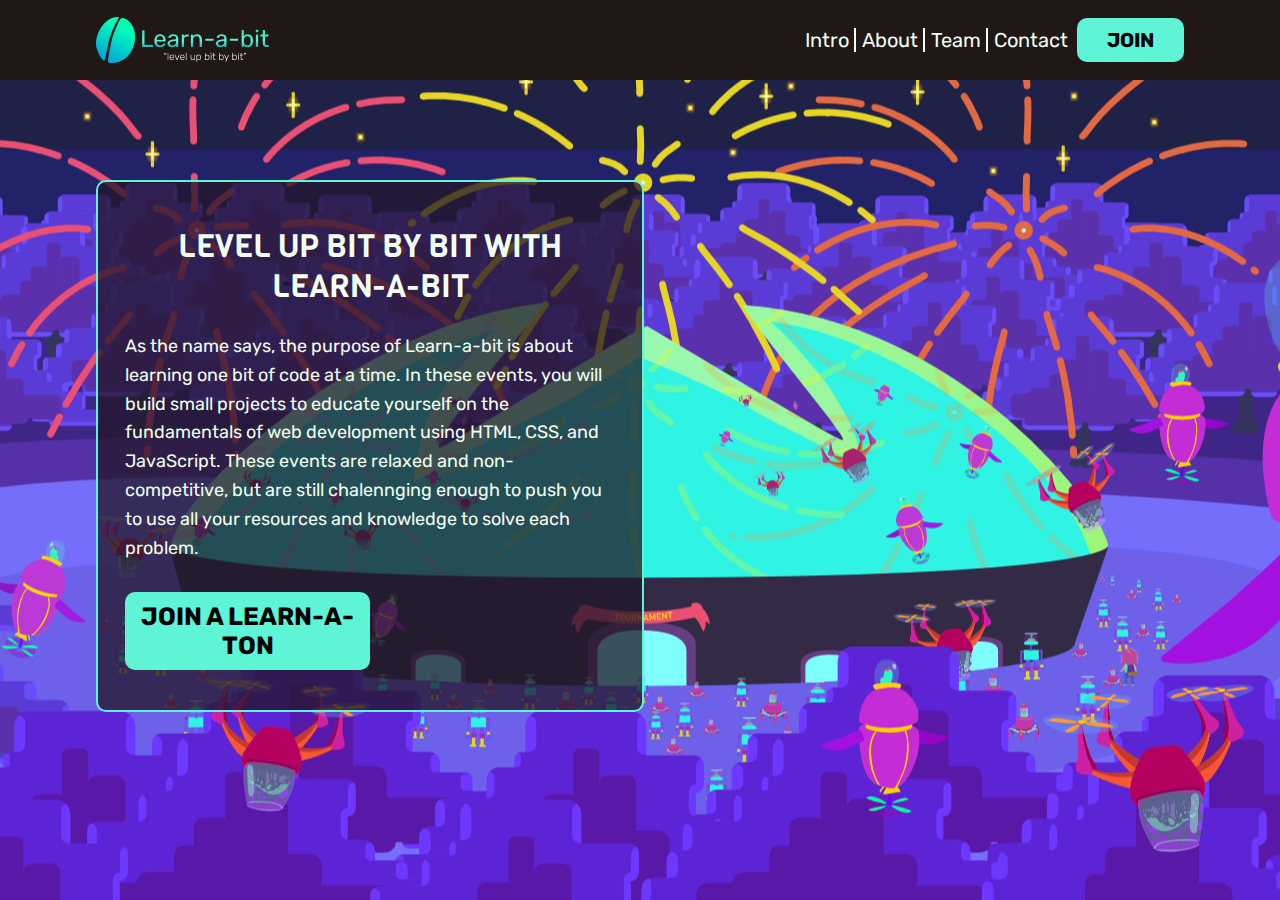
<file: index.html>
<!DOCTYPE html>
<html lang="en">
  <head>
    <meta charset="UTF-8" />
    <meta http-equiv="X-UA-Compatible" content="IE=edge" />
    <meta name="viewport" content="width=device-width, initial-scale=1.0" />
    <title>Mintbean Learn-a-bit Challenge 01 - Header</title>
    <link rel="stylesheet" href="styles/reset.css">
    <link rel="stylesheet" href="styles/styles.css">
    <link href="https://fonts.googleapis.com/css2?family=Rubik:wght@300&family=Viga&display=swap" rel="stylesheet">
  </head>
  <body>
    <header class="header-field">
      <div class="nav-bar">
        <div class="nav-elements">
          <nav>
            <img class="logo-img" src="images/learnabit-logo.png">
            <ul class="nav-links">
              <li class="nav-link"><a class="link" href="#">Intro</a></li>
              <li class="nav-link"><a class="link" href="#">About</a></li>
              <li class="nav-link"><a class="link" href="#">Team</a></li>
              <li class="nav-link"><a class="link no-side-border"" href="#">Contact</a></li>
              <li class="nav-link no-side-border"><button class="nav-btn">JOIN</button></li>
            </ul>
            <div class="hamburger-icon">
              <div class="icon-line"></div>
              <div class="icon-line"></div>
              <div class="icon-line"></div>
            </div>
          </nav>
        </div>
      </div>
      <div class="header-hero-field">
        <section class="header-box">
          <article class="header-text">
            <h1 class="header-headline">LEVEL UP BIT BY BIT WITH LEARN-A-BIT</h1>
            <p class="header-description">As the name says, the purpose of
              Learn-a-bit is about learning one bit
              of code at a time. In these events,
              you will build small projects to
              educate yourself on the fundamentals
              of web development using HTML, CSS,
              and JavaScript. These events are
              relaxed and non-competitive, but are
              still chalennging enough to push you
              to use all your resources and
              knowledge to solve each problem.</p>
            <button class="join-btn">JOIN A LEARN-A-TON</button>
          </article>
        </section>
      </div>
    </header>
  </body>
</html>
</file>
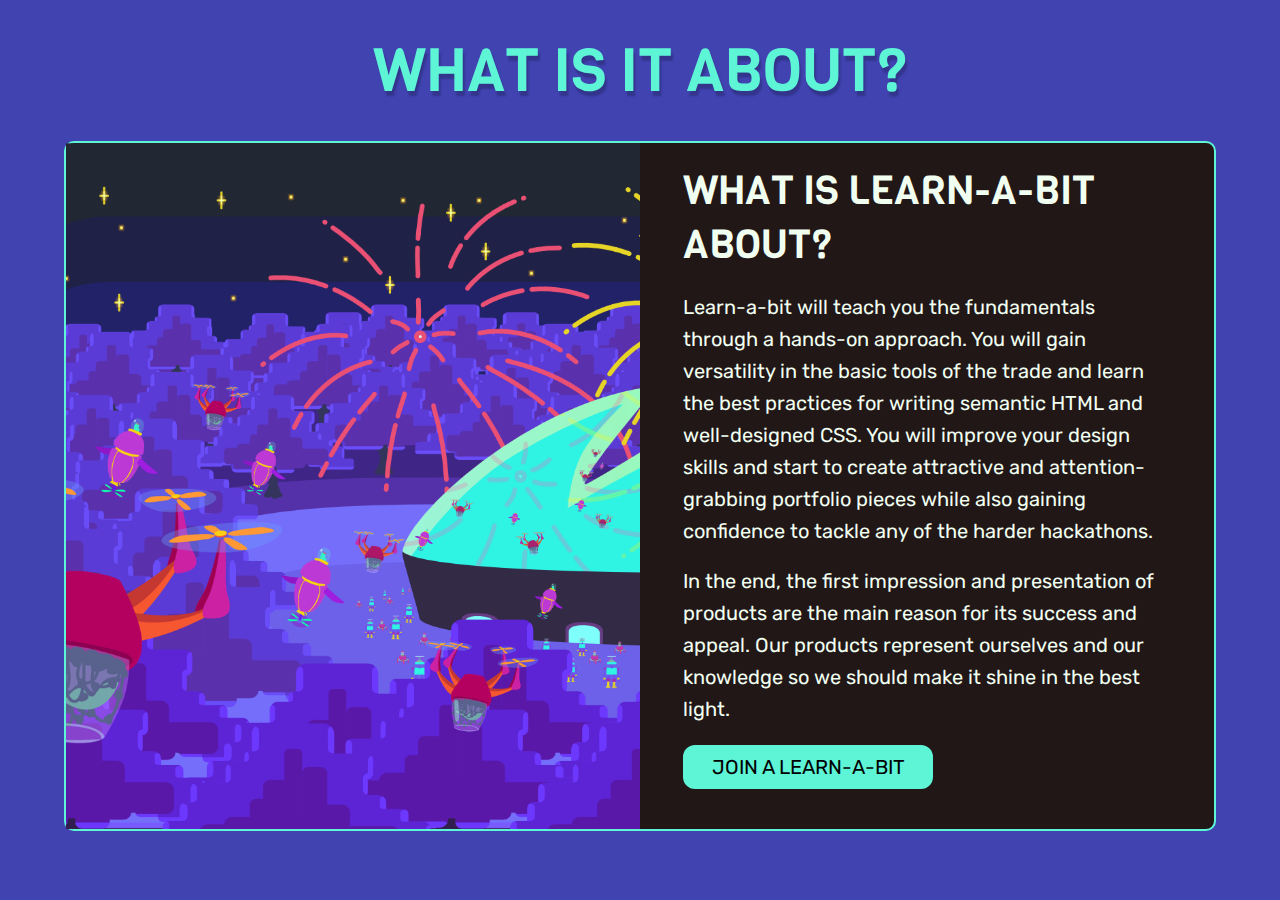
<file: card/index.html>
<!DOCTYPE html>
<html lang="en">
  <head>
    <meta charset="UTF-8" />
    <meta http-equiv="X-UA-Compatible" content="IE=edge" />
    <meta name="viewport" content="width=device-width, initial-scale=1.0" />
    <title>Mintbean Learn-a-bit Challenge 02 - Card</title>
    <link rel="stylesheet" href="styles/reset.css">
    <link rel="stylesheet" href="styles/styles.css">
    <link href="https://fonts.googleapis.com/css2?family=Rubik:wght@300;400&family=Viga&display=swap" rel="stylesheet">
  </head>
  <body>
    <main class="main-card">
      <section class="card-section">
        <h1 class="card-section-headline">WHAT IS IT ABOUT?</h1>
        <div class="card-body">
          <!-- <figure class="card-image">
            <img class="img" src="images/mintbean-dome.png" alt="colorful celebration at the mintbean tournament arena">
          </figure> -->
          <article class="card-article">
            <div class="card-contents">
              <h2 class="card-article-headline">WHAT IS LEARN-A-BIT ABOUT?</h2>

              <p class="card-text">Learn-a-bit will teach you the fundamentals through a hands-on approach. You
              will gain versatility in the basic tools of the trade and learn the best
              practices for writing semantic HTML and well-designed CSS. You will improve
              your design skills and start to create attractive and attention-grabbing
              portfolio pieces while also gaining confidence to tackle any of the harder
              hackathons.</p> 
              <br>
              <p class="card-text">In the end, the first impression and presentation of products
              are the main reason for its success and appeal. Our products represent
              ourselves and our knowledge so we should make it shine in the best light.</p>
              <button class="card-btn">JOIN A LEARN-A-BIT</button>
            </div>
          </article>
        </div>
      </section>
    </main>
  </body>
</html>
</file>
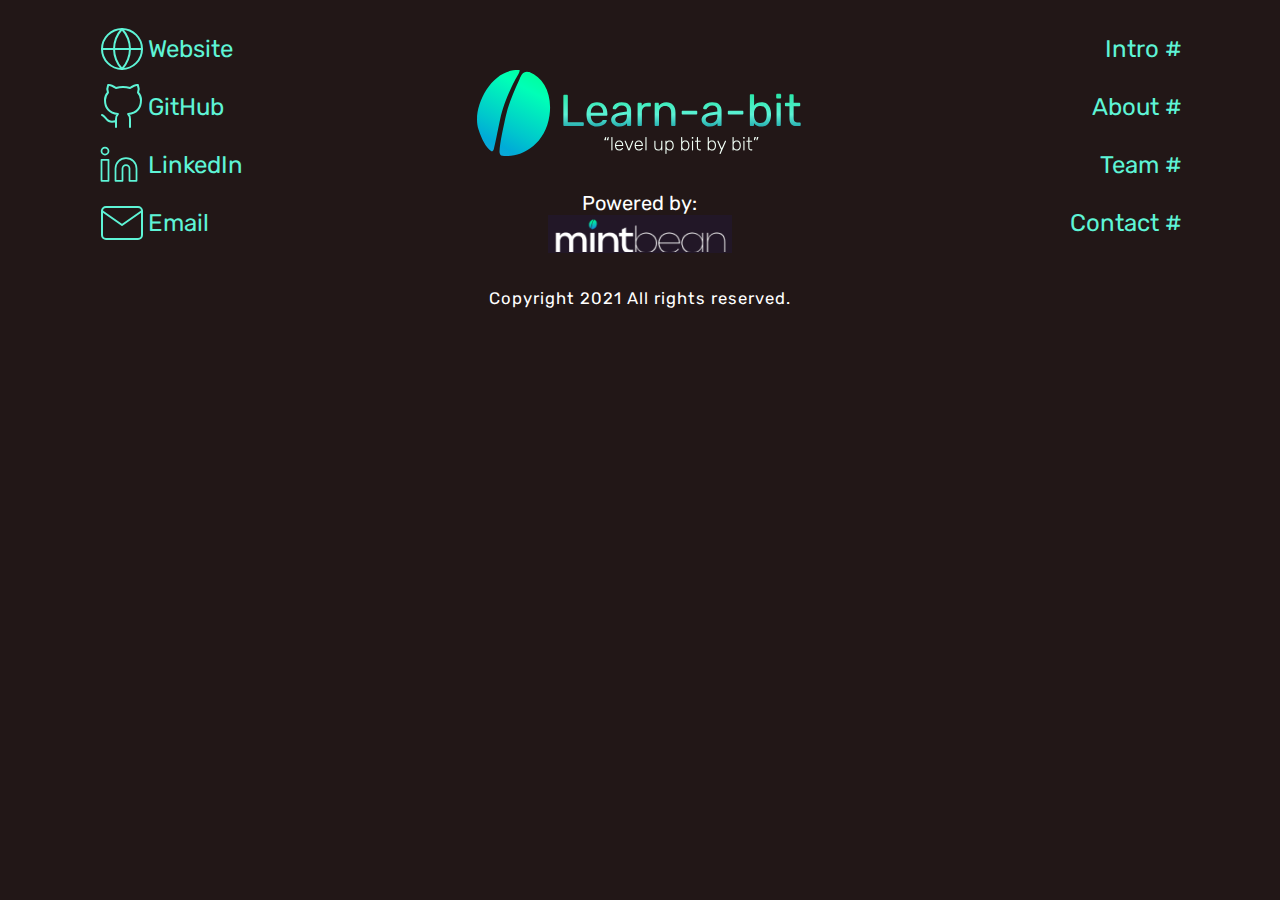
<file: footer/index.html>
<!DOCTYPE html>
<html lang="en">
    <head>
        <meta charset="UTF-8">
        <meta http-equiv="X-UA-Compatible" content="IE=edge">
        <meta name="viewport" content="width=device-width, initial-scale=1.0">
        <title>Mintbean Learn-a-bit Challenge 05 - Footer</title>
        <link rel="stylesheet" href="styles/reset.css">
        <link rel="stylesheet" href="styles/styles.css">
        <link href="https://fonts.googleapis.com/css2?family=Rubik:wght@300&display=swap" rel="stylesheet">
    </head>
    <body>
        <footer class="footer">
            <section class="footer__links">
                <nav class="footer__nav footer__nav--social">
                    <ul class="footer__list">
                        <li class="footer__item"><a class="footer__link footer__link--website" href="#">Website</a></li>
                        <li class="footer__item"><a class="footer__link footer__link--github" href="#">GitHub</a></li>
                        <li class="footer__item"><a class="footer__link footer__link--linkedin" href="#">LinkedIn</a></li>
                        <li class="footer__item"><a class="footer__link footer__link--email" href="#">Email</a></li>
                    </ul>
                </nav>
                <nav class="footer__nav footer__nav--links">
                    <ul class="footer__list">
                        <li class="footer__item footer__item--link"><a class="footer__link" href="#">Intro #</a></li>
                        <li class="footer__item footer__item--link"><a class="footer__link" href="#">About #</a></li>
                        <li class="footer__item footer__item--link"><a class="footer__link" href="#">Team #</a></li>
                        <li class="footer__item footer__item--link"><a class="footer__link" href="#">Contact #</a></li>
                    </ul>
                </nav>
                <section class="footer__brand">
                    <img class="footer__logo" src="images/learnabit-logo.svg">
                    <span class="footer__power">Powered by: <img class="footer__power--mintbean" src="images/mintbeanLogo.png"></span>
                    <small class="footer__copyright">Copyright 2021 All rights reserved.</small>
                </section>
            </section>
        </footer>
    </body>
</html>
</file>
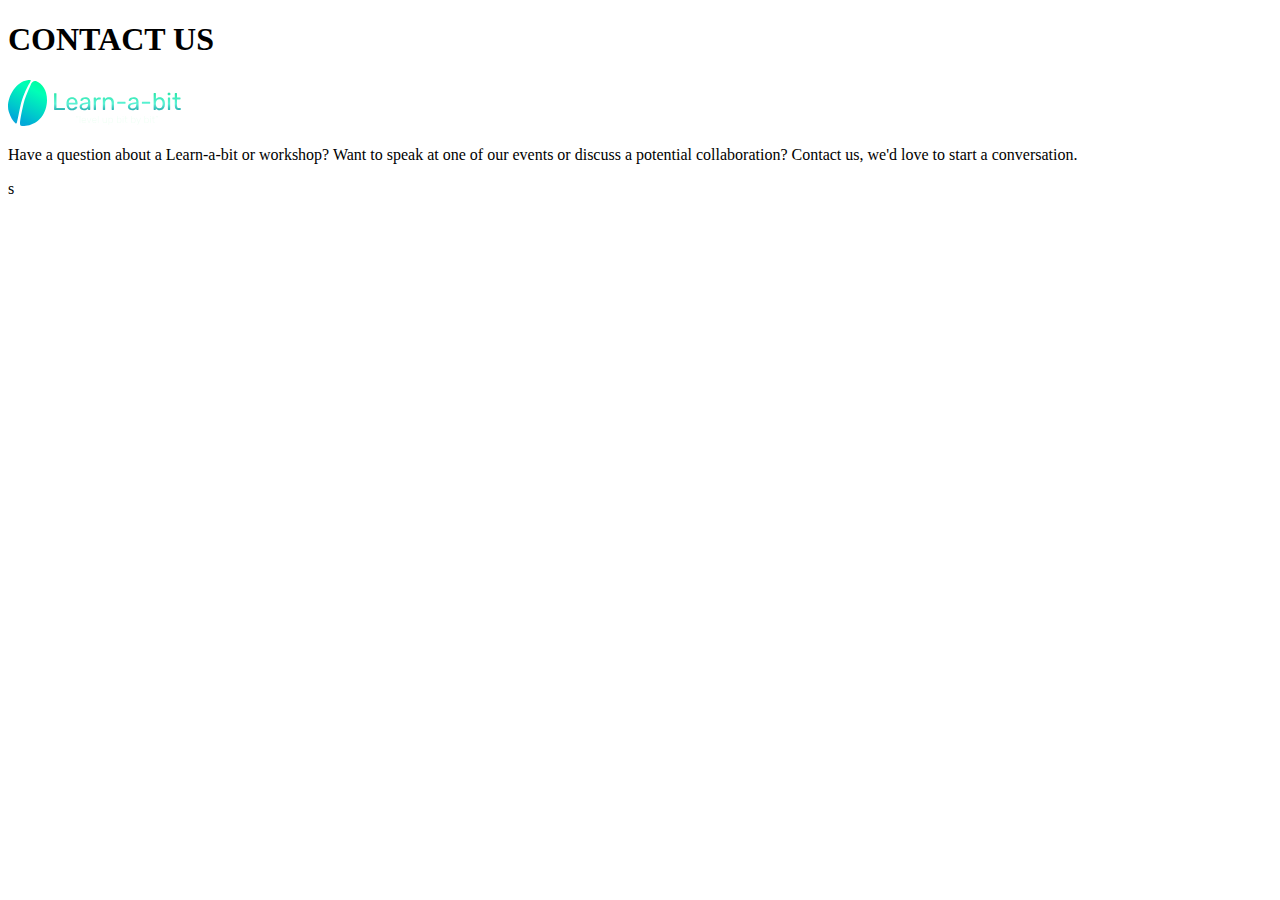
<file: form/index.html>
<!DOCTYPE html>
<html lang="en">
  <head>
    <meta charset="UTF-8" />
    <meta http-equiv="X-UA-Compatible" content="IE=edge" />
    <meta name="viewport" content="width=device-width, initial-scale=1.0" />
    <title>Mintbean Learn-a-bit Challenge 04 - Contact</title>
  </head>

  <body>
      <h1>CONTACT US</h1>
      <section class="section__main">
          <section class="section__main-chid-one">
              <img class="section__main-child-one--img" src="images/learnabit-logo.svg">
              <section class="section__main-child-one-a--paragraph">
                <p>Have a question about a Learn-a-bit or workshop? Want to speak at one of our
                events or discuss a potential collaboration? Contact us, we'd love to start
                a conversation.</p> 
              </section>
              <section class="section__main"
          </section>
      </section>
  </body>
</html>
s
</file>
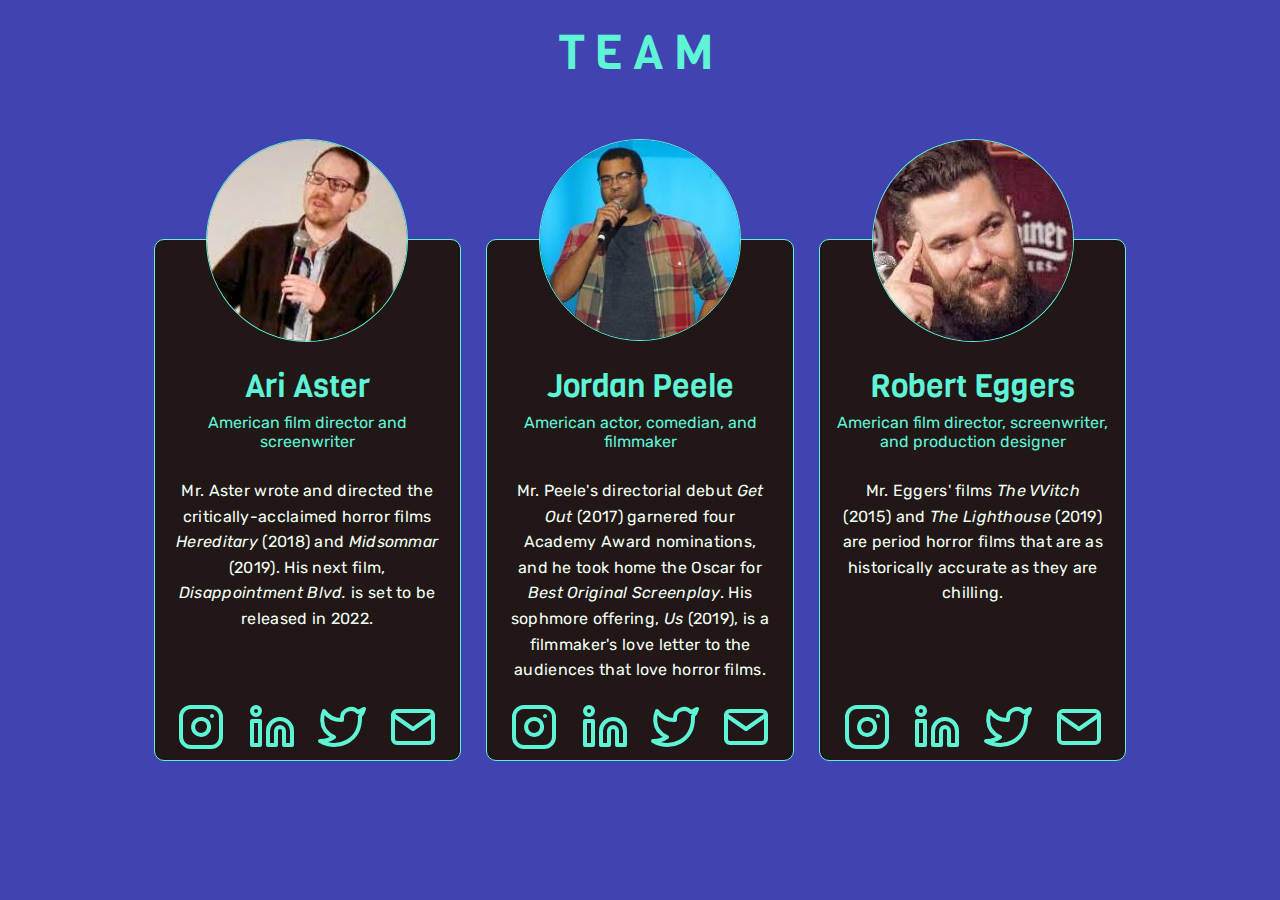
<file: teamCards/index.html>
<!DOCTYPE html>
<html lang="en">
  <head>
    <meta charset="UTF-8" />
    <meta http-equiv="X-UA-Compatible" content="IE=edge" />
    <meta name="viewport" content="width=device-width, initial-scale=1.0" />
    <title>Mintbean Learn-a-bit Challenge 03 - Team</title>
    <link href="styles/reset.css" rel="stylesheet">
    <link href="styles/styles.css" rel="stylesheet">
    <link href="https://fonts.googleapis.com/css2?family=Rubik:wght@300;400&family=Viga&display=swap" rel="stylesheet">
    <link href="https://fonts.googleapis.com/css2?family=Rubik:wght@300&display=swap" rel="stylesheet">
  </head>
  <body>
      <main class="team-main">
          <section class="team-section">
              <h1 class="team-headline">TEAM</h1>
              <div class="team-cards-container">
                <article class="team-article">
                    <figure class="team-fig-image">
                        <img class ="team-image" src="images/aAster.jpg" alt="portait image of movie director Ari Aster">
                    </figure>
                    <div class="team-card">
                        <h3 class="team-member">Ari Aster</h3>
                        <section class="article__section--title">
                            <p class="team-member-title">American film director and screenwriter</p>
                        </section>
                        <section class="article__section--about">
                            <p class="team-member-about">Mr. Aster wrote and directed the critically-acclaimed horror films <em>Hereditary</em> 
                                (2018) and <em>Midsommar</em> (2019). His next film, <em>Disappointment Blvd.</em> is set to be released in 2022.</p>
                        </section>
                        <div class="team-social">
                            <a href=""><img src="images/instagram.svg"></a>
                            <a href=""><img src="images/linkedin.svg"></a> 
                            <a href=""><img src="images/twitter.svg"></a> 
                            <a href=""><img src="images/mail.svg"></a>   
                        </div>                        
                    </div>
                </article>
                <article class="team-article">
                    <figure class="team-fig-image">
                        <img class ="team-image" src="images/jPeele.jpg" alt="portait image of movie director Jordan Peele">
                    </figure>
                    <div class="team-card">
                        <h3 class="team-member">Jordan Peele</h3>
                        <section class="article__section--title">
                            <p class="team-member-title">American actor, comedian, and filmmaker</p>
                        </section>
                        <section class="article__section--about">
                            <p class="team-member-about">Mr. Peele's directorial debut <em>Get Out</em> (2017) garnered four Academy Award nominations, and 
                                he took home the Oscar for <em>Best Original Screenplay</em>. His sophmore offering, <em>Us</em> (2019), is a filmmaker's 
                                love letter to the audiences that love horror films.</p>
                        </section>    
                        <div class="team-social">
                            <a href=""><img src="images/instagram.svg"></a>
                            <a href=""><img src="images/linkedin.svg"></a> 
                            <a href=""><img src="images/twitter.svg"></a> 
                            <a href=""><img src="images/mail.svg"></a>   
                        </div>  
                    </div>
                </article>
                <article class="team-article">
                    <figure class="team-fig-image">
                        <img class ="team-image" src="images/rEggers.jpg" alt="portait image of movie director Roger Eggers">
                    </figure>
                    <div class="team-card">
                        <h3 class="team-member">Robert Eggers</h3>
                        <section class="article__section--title">
                            <p class="team-member-title">American film director, screenwriter, and production designer</p>
                        </section>
                        <section class="article__section--about">
                            <p class="team-member-about">Mr. Eggers' films <em>The VVitch</em> (2015) and <em>The Lighthouse</em> (2019) are 
                                period horror films that are as historically accurate as they are chilling.</p>
                        </section>
                        <div class="team-social">
                            <a href=""><img src="images/instagram.svg"></a>
                            <a href=""><img src="images/linkedin.svg"></a> 
                            <a href=""><img src="images/twitter.svg"></a> 
                            <a href=""><img src="images/mail.svg"></a>   
                        </div>      
                    </div>
                </article>
            </div>
          </section>
      </main>
  </body>
</html>
</file>
<file: styles/styles.css>
/* CSS VARIABLES */
:root {
    --main-dark: #221717;
    --main-light: #f1fff1;
    --main-highlight: #5ef4d6;
    --element-hover: #ea967a;
  }

/* HEADER BACKGROUND */
.header-field {
    background-image: url("../images/mintbean-dome.png");
    background-repeat: no-repeat;
    background-attachment: fixed;
    background-position: center; 
    height:100vh;
}

/* -----NAVIGATION BAR----- */
.nav-bar {
    height: 80px;
    background-color: var(--main-dark);
    color: var(--main-light);
}

.nav-elements {
    height: 80px;
    width: 85%;
    margin: auto;
    position: relative;
}

.nav-links {
    display: none;
}

/* .nav-link {
    font-family: 'Rubik', sans-serif;
    color: #f1fff6;
    font-size: 20px;
    text-decoration: none;
    border-right: 2px solid #f1fff6;
    padding-right: 5px;
    padding-left: 2px;
}

.no-side-border {
    border-right: none;
}

.nav-btn {
    font-family: 'Rubik', sans-serif;
    font-size: 20px;
    font-weight: bold;
    background-color: #5efad6;
    border: none;
    border-radius: 10px;
    padding: 10px 30px;
} */

.logo-img {
    margin: 0;
    position: absolute;               
    top: 50%;                         
    transform: translate(0, -50%);
}

.hamburger-icon {
    position: absolute;
    top: 50%;                         
    transform: translate(0, -50%);
    right: 0;                 
}

.icon-line {
    width: 25px;
    height: 3px;
    background-color: var(--main-highlight)
    margin: 6px 0;
}

/* -----HEADER FIELD----- */
.header-hero-field {
    width: 85%;
    margin: auto;
}

.header-box {
   width: 100%;
   margin-top: 40px;
   border: 2.5px solid var(--main-highlight);
   border-radius: 10px;
   background-color: rgba(34,23,39,0.75);
}

.header-text {
    width: 90%;
    margin: auto;
    padding: 20px 10px;
}

.header-headline {
    font-family: 'Viga', sans-serif;
    font-size: 32px;
    color: var(--main-light);
    padding-top: 25px;
    padding-bottom: 25px;
    line-height: 1.25;
    text-align: center;
}

.header-description {
    font-family: 'Rubik', sans-serif;
    font-size: 20px;
    color: var(--main-light);
    line-height: 1.6;
    margin-bottom: 30px;
}

.join-btn {
    width: 100%;
    font-family: 'Rubik', sans-serif;
    font-size: 20px;
    font-weight: bold;
    background-color: var(--main-highlight);
    border: none;
    border-radius: 10px;
    padding-top: 10px;
    padding-bottom: 10px;
    margin-bottom: 20px;
}

/* DESKTOP STYLING */
@media screen and (min-width: 1224px) {
    .nav-links {
        display: inline;
        float: right;
        list-style-type: none;
        position: absolute;
        top: 50%;
        right: 0;
        transform: translate(-0%, -50%);
    }

    .nav-link {
        display: inline;
    }

    .link {
        font-family: 'Rubik', sans-serif;
        color: var(--main-light);
        font-size: 20px;
        text-decoration: none;
        border-right: 2px solid var(--main-light);
        padding-right: 5px;
        padding-left: 2px;
    }

    .link:hover {
        color: var(--element-hover);
        font-size: 25px;
    }
    
    .no-side-border {
        border-right: none;
    }
    
    .nav-btn {
        font-family: 'Rubik', sans-serif;
        font-size: 20px;
        font-weight: bold;
        background-color: var(--main-highlight);
        border: none;
        border-radius: 10px;
        padding: 10px 30px;
    }

    .nav-btn:hover {
        font-size: 25px;
        background-color: var(--element-hover);
    }

     .hamburger-icon {
        display: none;
    }

    .header-box {
        width: 50%;
        margin-top: 100px;
    }

    .header-description {
        font-size: 18px;
    }

    .join-btn {
        width: 50%;
        font-size: 25px;
    }

    .join-btn:hover {
        font-size:27px;
        background-color: var(--element-hover);
    }

}
</file>
<file: card/styles/styles.css>
:root {
    --main-dark: #221717;
    --main-light: #f1fff1;
    --main-highlight-darkslateblue: #4143b1;
    --main-highlight-aquamarine: #5ef4d6;
}

html, body {
    background-color: var(--main-highlight-darkslateblue);
}

.card-section {
    width: 90%;
    margin: 0 auto;
    padding-bottom: 20px;
}

.card-section-headline {
    font-family: 'Viga', sans-serif; 
    color: var(--main-highlight-aquamarine);
    font-size: 40px;
    text-align: center;
    text-shadow: 2px 5px 2px #33358c;
    padding: 30px 0;
}

.card-body {
    display: flex;
    flex-direction: column;
    background-color: var(--main-dark);
    border: 2.5px solid var(--main-highlight-aquamarine);
    border-radius: 10px;
}

.card-body::before {
    content: "";
    display: block;
    height: 300px;
    background-image: url(../images/mintbean-dome.png);
    background-size: cover;
    background-repeat: no-repeat;
}

.card-article {
    color: var(--main-light);
}

.card-contents {
    width: 85%;
    margin: auto;
    padding-top: 20px;
    padding-bottom: 20px;
}

.card-article-headline {
    font-family: 'Viga', sans-serif;
    font-size: 30px;
    padding-bottom: 20px;
}

.card-text {
    font-family: 'Rubik', sans-serif;
    font-size: 20px;
    line-height: 1.6;
}

.card-btn {
    width: 100%;
    background-color: var(--main-highlight-aquamarine);
    border: none;
    border-radius: 12px;
    padding-top: 10px;
    padding-bottom: 10px;
    margin: 20px 0;
    font-family: 'Rubik', sans-serif; 
    font-size: 20px;
}

/* DESKTOP STYLING */
@media screen and (min-width: 768px) {

    .card-section-headline {
        font-size: 60px;
    }

    .card-body {
        flex-direction: row;
        justify-content: space-evenly;
    }

   .card-body::before {
       width: 50%;
       height: auto;
   }

    .card-article {
        width: 50%;
    }

    .card-article-headline {
        font-size: 40px;
    }

    .card-btn {
        width: 250px;
    }
    
}
</file>
<file: footer/styles/styles.css>
/* VARIABLES */
:root {
    --main-dark: #221717;
    --main-light: #f1fff1;
    --main-highlight-darkslateblue: #4143b1;
    --main-highlight-aquamarine: #5ef4d6;
    --font-rubik: 'Rubik', sans-serif;
}

/* MOBILE STYLES */
.footer {
    height:100vh;
    padding: 20px 5%;
    font-family: var(--font-rubik);
    background-color: var(--main-dark);
}   

.footer__links {
    display: flex;
    flex-wrap: wrap;
    position: relative;
}

.footer__nav {
    width: 50%;
    font-size: 1.5em;
}

.footer__list {
    list-style-type: none;
}

.footer__item {
    padding: 5px;
    line-height: 2em;
}

.footer__item--link {
    text-align: right;
}

.footer__link {
    padding: 50px 0 50px 50px;
    color: var(--main-highlight-aquamarine);
    text-decoration: none;
}

.footer__link--website {
    background: center left no-repeat url(../images/globe.svg);
    background-size: 2em;
}

.footer__link--github {
    background: center left no-repeat url(../images/github.svg);
    background-size: 2em;
}

.footer__link--linkedin {
    background: center left no-repeat url(../images/linkedin.svg);
    background-size: 1.75em;
}

.footer__link--email {
    background: center left no-repeat url(../images/mail.svg);
    background-size: 2em;
}

.footer__brand {
    display: flex;
    flex-direction: column;
    width: 100%;
    padding: 30px 10px;
    color: white;
    font-size: 1.25em;
}

.footer__logo {
    width: 90%;
    padding-bottom: 35px;
    margin: auto;
}

.footer__power {
    width: 300px;
    margin: auto;
    text-align: center;
}

.footer__copyright {
    padding-top: 30px;
    margin: auto;
    letter-spacing: 1px;
    text-align: center;
}

/* TABLET & DESKTOP STYLES */
@media screen and (min-width: 768px) {

    .footer__links {
        justify-content: space-evenly;
    }

    .footer__nav {
        width: 30%;
    }

    .footer__nav--social {
        order: 1;
    }

    .footer__nav--links {
        order: 3;
    }

    .footer__brand {
        order: 2;
        width: 30%;
        padding-top: 50px;
    }

    .footer__logo {
        width: 100%;
    }

}
</file>
<file: teamCards/styles/styles.css>
:root {
    --main-dark: #221717;
    --main-light: #f1fff1;
    --main-highlight-darkslateblue: #4143b1;
    --main-highlight-aquamarine: #5ef4d6;
    --font-viga: 'Viga', sans-serif;
    --font-rubik: 'Rubik', sans-serif;
}

/* MOBILE STYLING */

.team-main {
    background-color: var(--main-highlight-darkslateblue);
}

.team-section {
    width: 70%;
    padding-top: 20px;
    padding-bottom: 20px;
    margin: auto;
}

.team-headline {
    padding-top: 50px;
    padding-bottom: 50px;
    font-family: var(--font-viga);
    font-size: 3em;
    letter-spacing: 0.2em;
    color: var(--main-highlight-aquamarine);
    text-align: center;
}

.team-cards-container {
    display: flex;
    flex-direction: column;
    justify-content: space-evenly;
    padding-top: 100px;
}

.team-article {
    position: relative;
    padding-bottom: 150px;
    text-align: center;
}

.team-fig-image {
    /* POSITIONING */
    position: absolute;
    top: -100px;

    /* BOX MODEL */
    display:block;
    width:100%;
    height:auto;
    margin:auto;
}

.team-image {

    /* VISUAL */
    border: 1px solid var(--main-highlight-aquamarine);
    border-radius: 50%;
}

.team-card {
    /* BOX MODEL */
    padding-top: 125px;
    padding-bottom: 5px;

    /* VISUAL */
    background-color: var(--main-dark);
    border: 1px solid var(--main-highlight-aquamarine);
    border-radius: 10px;
}

.team-member {
    /* TYPOGRAPHIC */
    font-family: var(--font-viga);
    font-size: 2em;
    color: var(--main-highlight-aquamarine);
}

.team-member-title {
    /* BOX MODEL */
    padding: 5px 10px;

    /* TYPOGRAPHIC */
    font-family: var(--font-rubik);
    color: var(--main-highlight-aquamarine);
}

.team-member-about {
    /* BOX MODEL */
    padding: 20px;

    /* TYPOGRAPHIC */
    font-family: var(--font-rubik);
    line-height: 1.6;
    letter-spacing: 0.3px;
    color: var(--main-light);
}

.team-social {
    /* FLEX */
    display: flex;
    flex-direction: row;
    justify-content: space-evenly;

    /* BOX MODEL */
    padding-top: 20px;
}
/* =========================================================== */
/* DESKTOP STYLING */
@media screen and (min-width: 1224px) {
    .team-main {
        /* BOX MODEL */
        height: 100vh;
    }

    .team-cards-container {
         /* FLEX */
        display: flex;
        flex-direction: row;
        justify-content: space-evenly;

        /* POSITIONING */
        position: fixed;
        top: 50%;
        left: 50%;
        
        /* BOX MODEL */
        width: 80%;

        /* VISUAL */
        transform: translate(
            -50%, -50%
        );
    }

    .team-headline {
        /* BOX MODEL */
        padding-top: 0px;
        padding-bottom: 50px;

        /* TYPOGRAPHIC */
        font-size: 3em;
    }

    .team-article {
        /* BOX MODEL */
        width: 30%;
        padding-bottom: 0px;
    }

    .team-card {
        /* BOX MODEL */
        height: 100%;
    }

    .article__section--title {
        height: 50px;
    }

    .article__section--about {
        height: 225px;
    }
}
</file>
